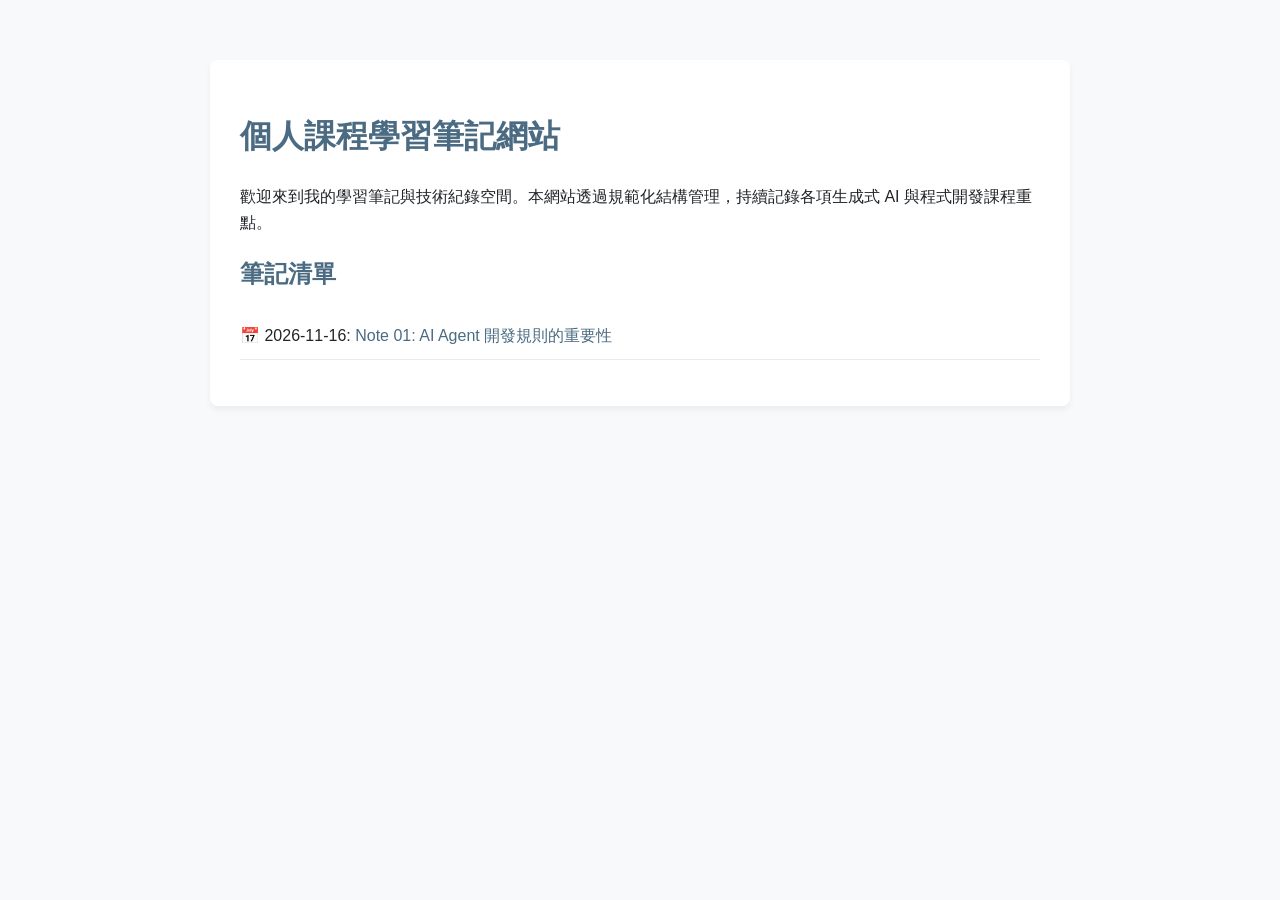
<file: index.html>
<!DOCTYPE html>
<html lang="zh-Hant">
<head>
    <meta charset="UTF-8">
    <title>個人課程學習筆記網站</title>
    <link rel="stylesheet" href="style.css">
</head>
<body>
    <div class="container">
        <h1>個人課程學習筆記網站</h1>
        <p>歡迎來到我的學習筆記與技術紀錄空間。本網站透過規範化結構管理，持續記錄各項生成式 AI 與程式開發課程重點。</p>
        
        <h2>筆記清單</h2>
        <ul class="note-list">
            <li>📅 2026-11-16: <a href="notes/note-01-ai-agents.html">Note 01: AI Agent 開發規則的重要性</a></li>
        </ul>
    </div>
</body>
</html>
</file>
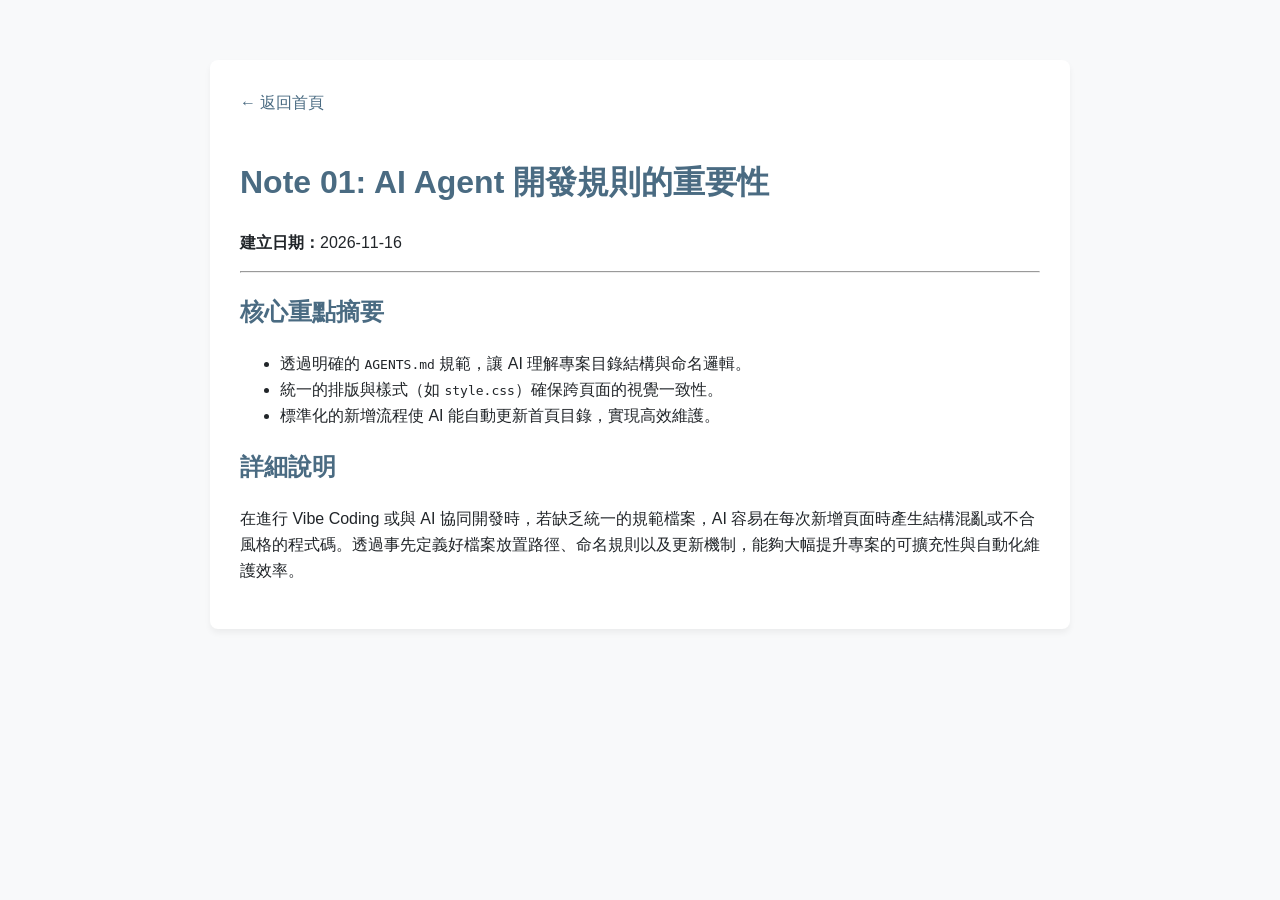
<file: notes/note-01-ai-agents.html>
<!DOCTYPE html>
<html lang="zh-Hant">
<head>
    <meta charset="UTF-8">
    <title>AI Agent 開發規則的重要性</title>
    <link rel="stylesheet" href="../style.css">
</head>
<body>
    <div class="container">
        <a href="../index.html" class="back-link">← 返回首頁</a>
        <h1>Note 01: AI Agent 開發規則的重要性</h1>
        <p><strong>建立日期：</strong>2026-11-16</p>

        <hr>

        <h2>核心重點摘要</h2>
        <ul>
            <li>透過明確的 <code>AGENTS.md</code> 規範，讓 AI 理解專案目錄結構與命名邏輯。</li>
            <li>統一的排版與樣式（如 <code>style.css</code>）確保跨頁面的視覺一致性。</li>
            <li>標準化的新增流程使 AI 能自動更新首頁目錄，實現高效維護。</li>
        </ul>

        <h2>詳細說明</h2>
        <p>在進行 Vibe Coding 或與 AI 協同開發時，若缺乏統一的規範檔案，AI 容易在每次新增頁面時產生結構混亂或不合風格的程式碼。透過事先定義好檔案放置路徑、命名規則以及更新機制，能夠大幅提升專案的可擴充性與自動化維護效率。</p>
    </div>
</body>
</html>
</file>
<file: style.css>
body {
    font-family: -apple-system, BlinkMacSystemFont, "Segoe UI", Roboto, "Helvetica Neue", Arial, sans-serif;
    background-color: #F8F9FA;
    color: #212529;
    line-height: 1.6;
    margin: 0;
    padding: 20px;
}
.container {
    max-width: 800px;
    margin: 40px auto;
    background: #ffffff;
    padding: 30px;
    border-radius: 8px;
    box-shadow: 0 4px 6px rgba(0,0,0,0.05);
}
h1, h2 {
    color: #4A6B82;
}
a {
    color: #4A6B82;
    text-decoration: none;
}
a:hover {
    text-decoration: underline;
}
.note-list {
    list-style: none;
    padding: 0;
}
.note-list li {
    padding: 10px 0;
    border-bottom: 1px solid #eaeaea;
}
.back-link {
    display: inline-block;
    margin-bottom: 20px;
}
</file>
